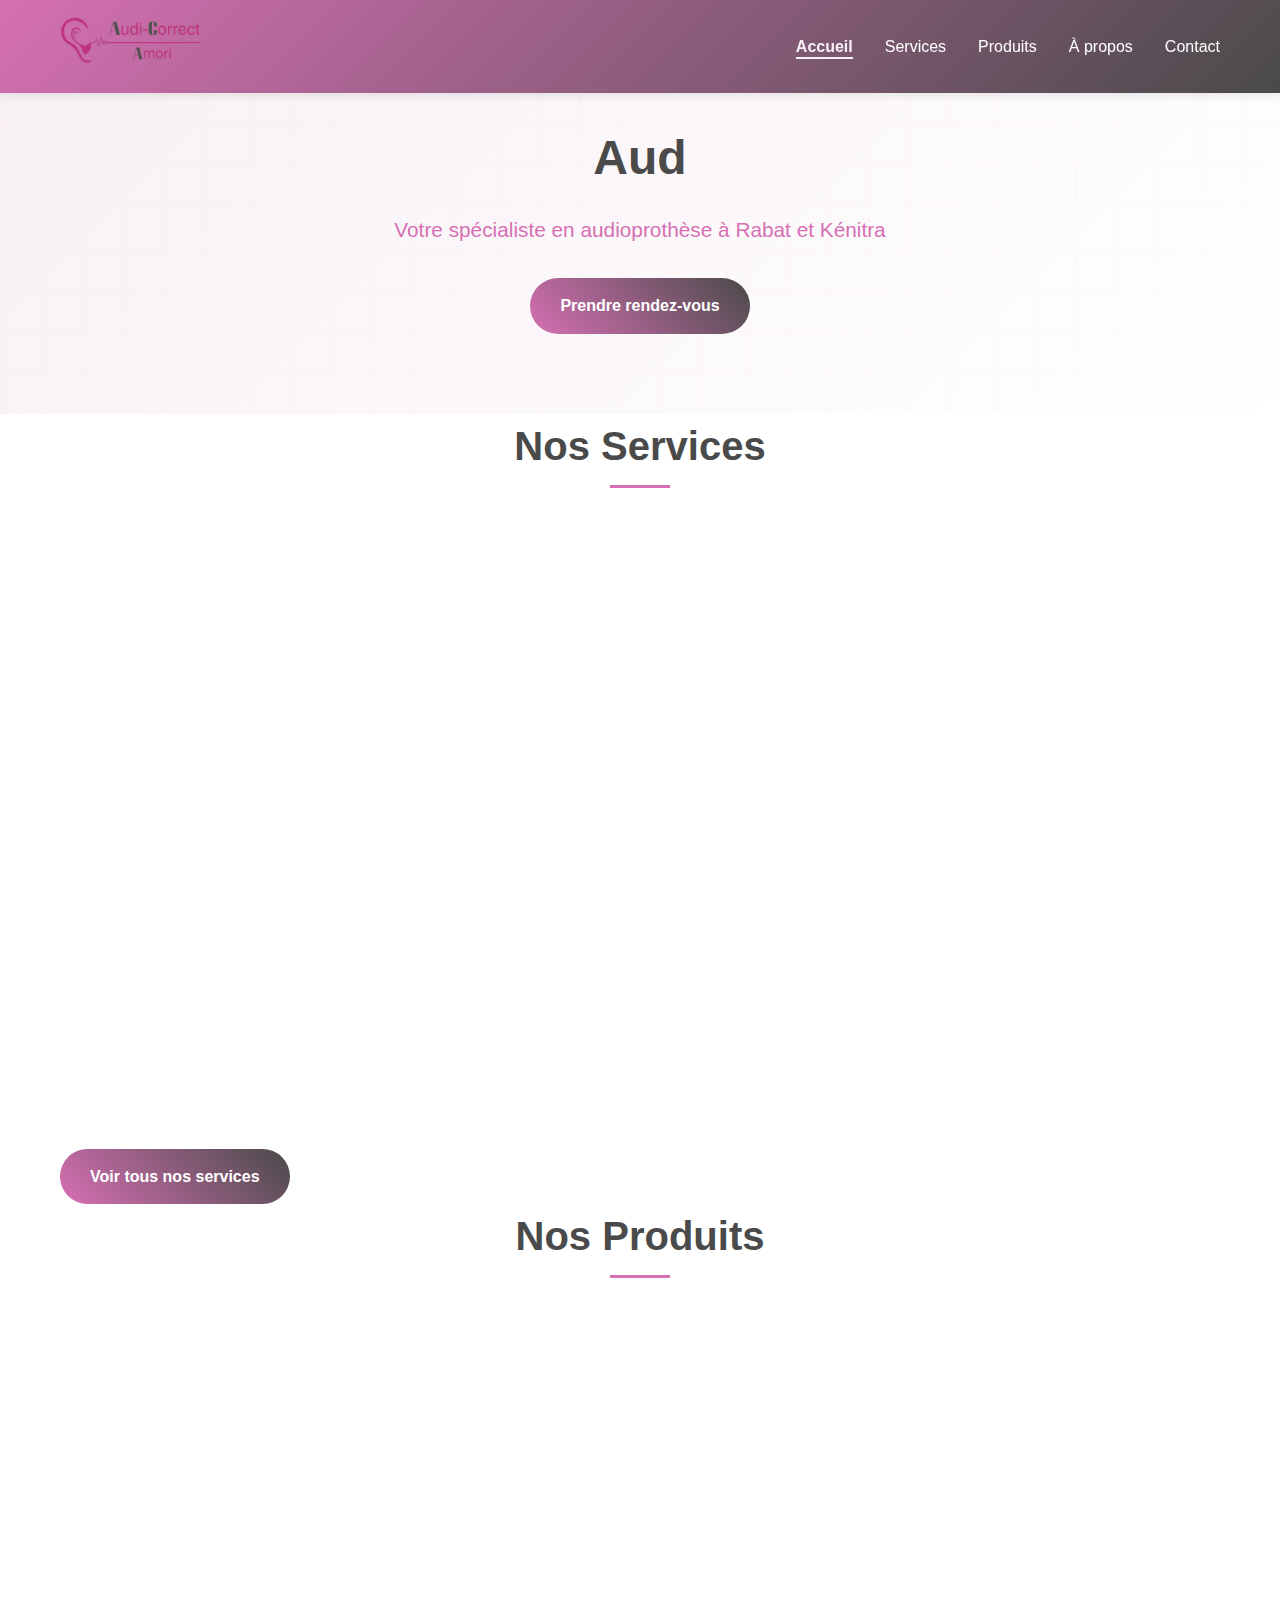
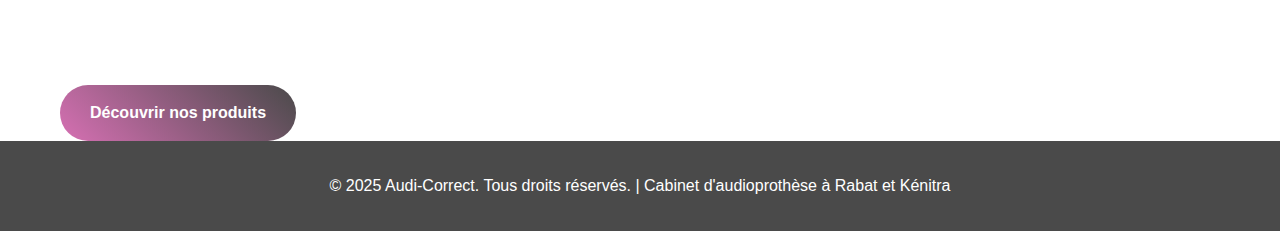
<file: index.html>
<!DOCTYPE html>
<html lang="fr">

<head>
    <meta charset="UTF-8">
    <meta name="viewport" content="width=device-width, initial-scale=1.0">
    <title>Audi-Correct - Cabinet d'Audioprothésiste Professionnel</title>
    <meta name="description"
        content="Audi-Correct - Cabinet d'audioprothèse à Rabat et Kénitra. Appareils auditifs Starkey, protection auditive, consultations personnalisées. Prenez rendez-vous dès maintenant.">
    <meta name="keywords"
        content="audioprothésiste, appareils auditifs, Starkey, protection auditive, Rabat, Kénitra, audition, prothèses auditives">
    <meta name="robots" content="index, follow">
    <link rel="canonical" href="https://www.audi-correct.ma">

    <!-- Open Graph -->
    <meta property="og:title" content="Audi-Correct - Cabinet d'Audioprothésiste">
    <meta property="og:description"
        content="Spécialiste en appareils auditifs Starkey et protection auditive à Rabat et Kénitra">
    <meta property="og:type" content="website">
    <meta property="og:url" content="https://www.audi-correct.ma">

    <link rel="shortcut icon" href="./assets/img/logo.png" type="image/x-icon">
    <link rel="stylesheet" href="./assets/css/style.css">
</head>

<body>
    <!-- Header -->
    <header>
        <nav class="container">
            <a href="index.html" class="logo">
                <img src="./assets/img/logo.png" alt="Audi-Correct Logo">
            </a>
            <ul class="nav-links" id="navLinks">
                <li><a href="index.html" class="active">Accueil</a></li>
                <li><a href="services.html">Services</a></li>
                <li><a href="products.html">Produits</a></li>
                <li><a href="about.html">À propos</a></li>
                <li><a href="contact.html">Contact</a></li>
            </ul>
            <button class="mobile-menu" id="mobileMenu">☰</button>
        </nav>
    </header>

    <!-- Hero Section -->
    <section class="hero" id="home">
        <div class="container">
            <div class="hero-content">
                <h1>Audi-Correct</h1>
                <p class="hero-subtitle">Votre spécialiste en audioprothèse à Rabat et Kénitra</p>
                <a href="contact.html" class="cta-button">Prendre rendez-vous</a>
            </div>
        </div>
    </section>

    <!-- Services Preview -->
    <section class="services-preview">
        <div class="container">
            <h2 class="section-title">Nos Services</h2>
            <div class="services-grid">
                <div class="service-card">
                    <div class="service-icon">🔊</div>
                    <h3>Consultation Audiologique</h3>
                    <p>Bilan auditif complet et personnalisé pour évaluer votre audition et déterminer vos besoins.</p>
                </div>
                <div class="service-card">
                    <div class="service-icon">🎧</div>
                    <h3>Appareils Auditifs</h3>
                    <p>Sélection et adaptation d'appareils auditifs de dernière génération adaptés à votre mode de vie.
                    </p>
                </div>
                <div class="service-card">
                    <div class="service-icon">🔧</div>
                    <h3>Réparation & Entretien</h3>
                    <p>Service de maintenance et réparation pour assurer le bon fonctionnement de vos appareils.</p>
                </div>
                <div class="service-card">
                    <div class="service-icon">🛡️</div>
                    <h3>Protection Auditive</h3>
                    <p>Solutions de protection sur mesure pour préserver votre audition dans tous les environnements.
                    </p>
                </div>
            </div>
            <div class="text-center" style="margin-top: 2rem;">
                <a href="services.html" class="cta-button">Voir tous nos services</a>
            </div>
        </div>
    </section>

    <!-- Products Preview -->
    <section class="products-preview">
        <div class="container">
            <h2 class="section-title">Nos Produits</h2>
            <div class="products-grid">
                <div class="product-card">
                    <div class="product-image">🎵</div>
                    <div class="product-info">
                        <h3>Appareils Starkey</h3>
                        <p>Technologie de pointe pour une qualité sonore exceptionnelle et une discrétion maximale.</p>
                    </div>
                </div>
                <div class="product-card">
                    <div class="product-image">🏊</div>
                    <div class="product-info">
                        <h3>Bouchons Sur Mesure</h3>
                        <p>Protection auditive personnalisée pour la natation, le travail et les loisirs.</p>
                    </div>
                </div>
            </div>
            <div class="text-center" style="margin-top: 2rem;">
                <a href="products.html" class="cta-button">Découvrir nos produits</a>
            </div>
        </div>
    </section>

    <!-- Footer -->
    <footer>
        <div class="container">
            <p>&copy; 2025 Audi-Correct. Tous droits réservés. | Cabinet d'audioprothèse à Rabat et Kénitra</p>
        </div>
    </footer>

    <script src="./assets/js/script.js"></script>
    <script src="./assets/js/visitor-counter.js"></script>
</body>

</html>
</file>
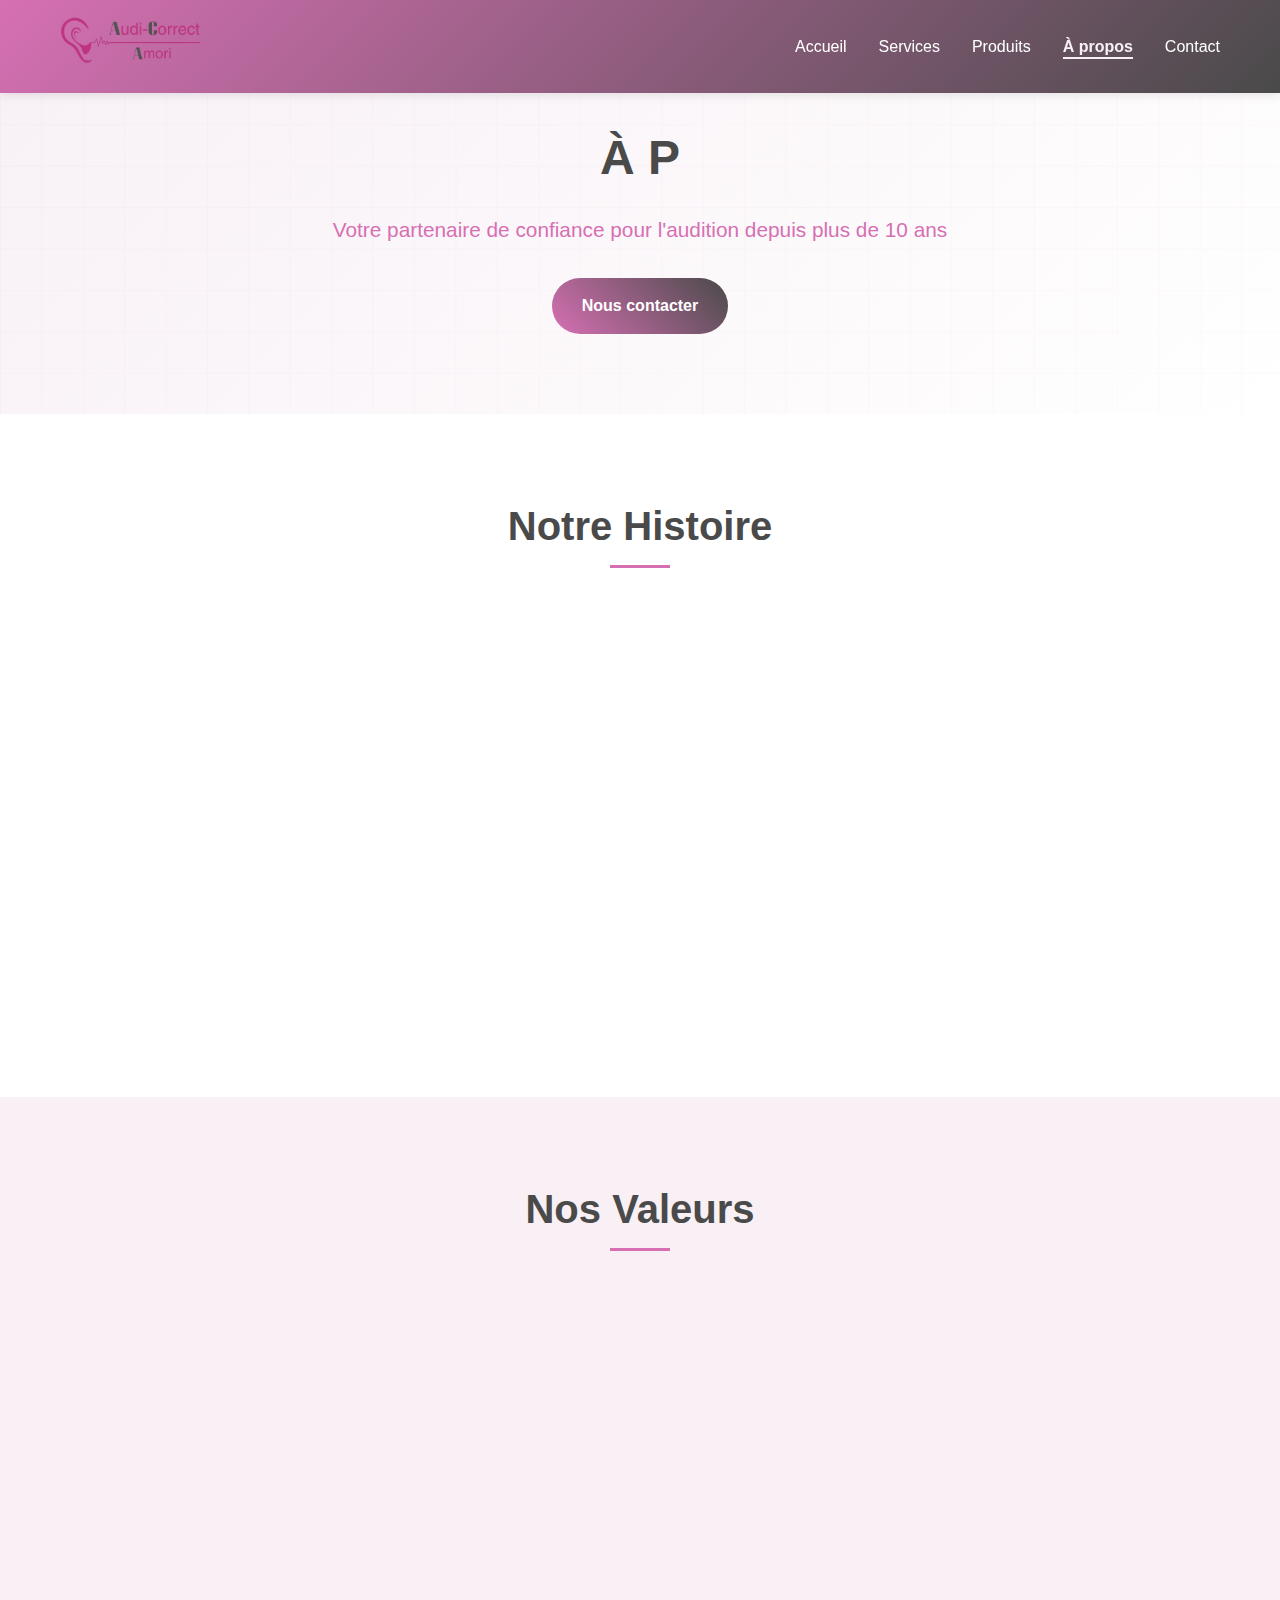
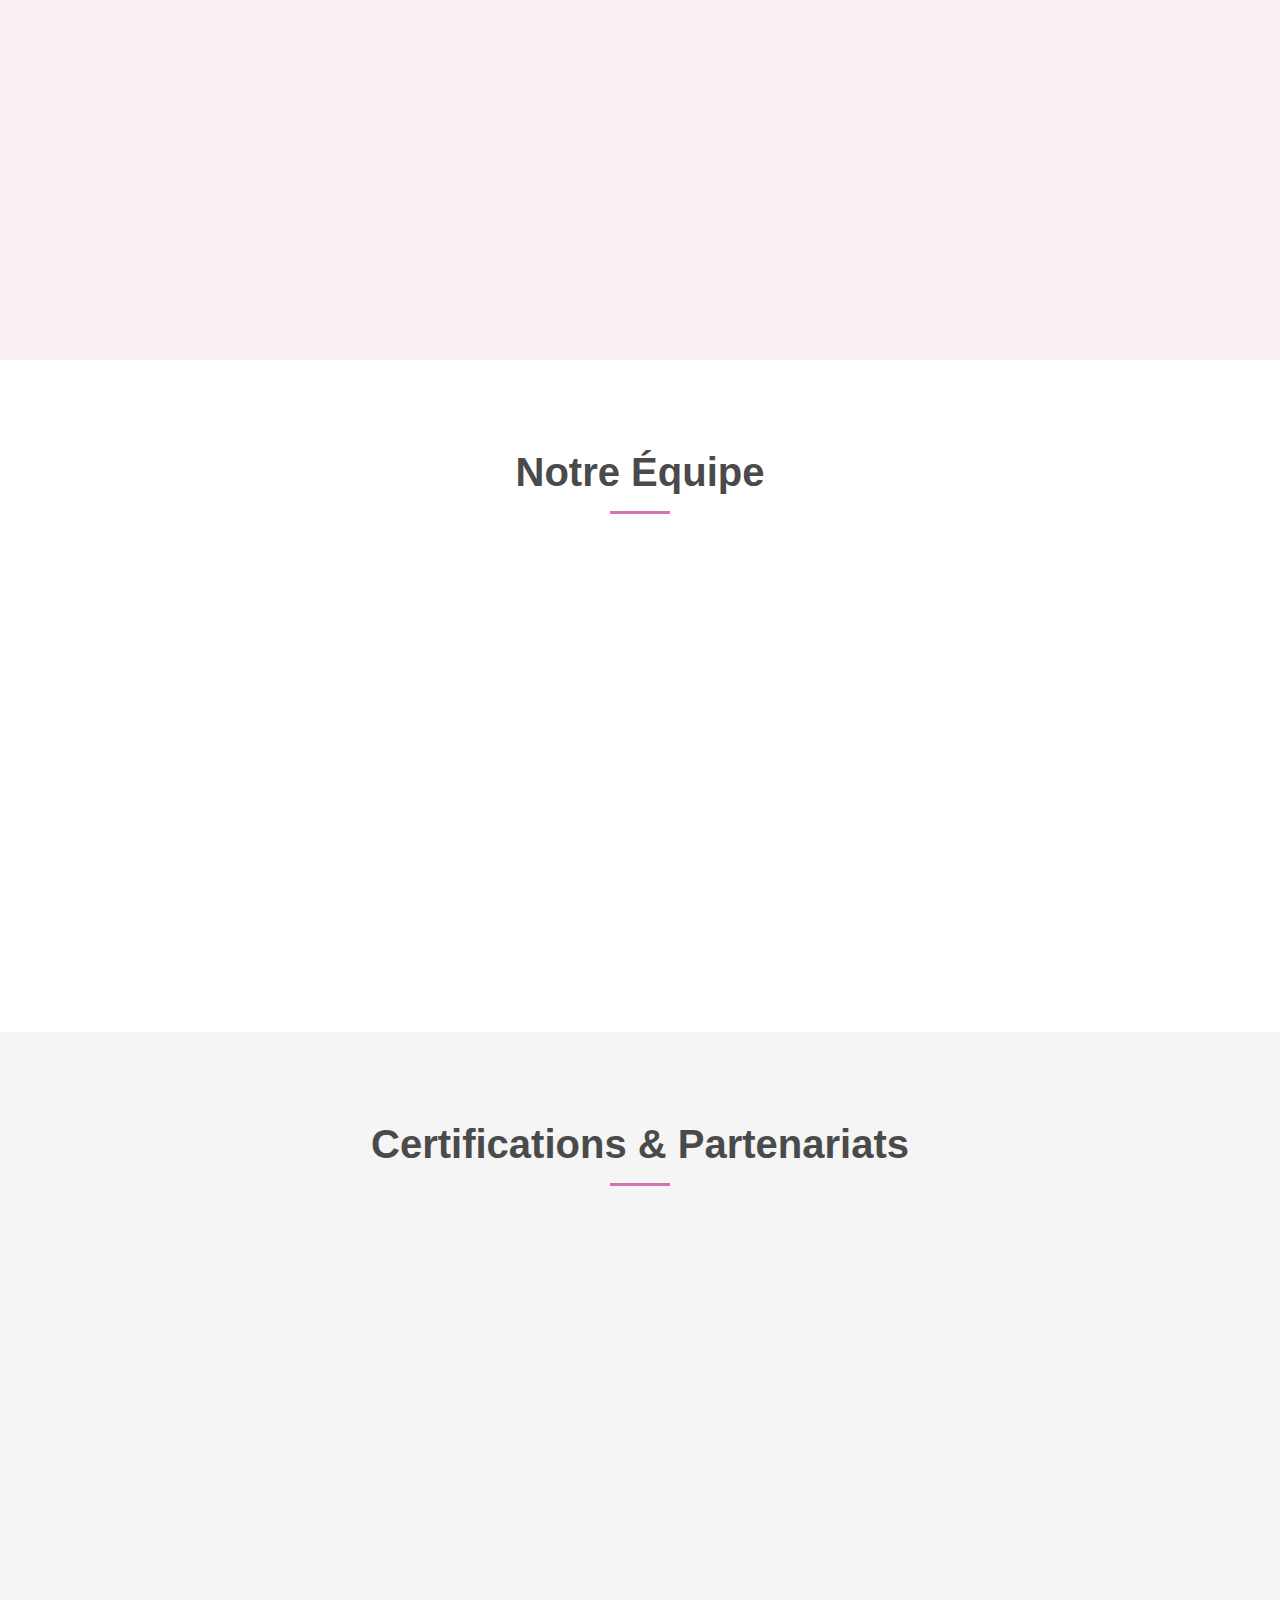
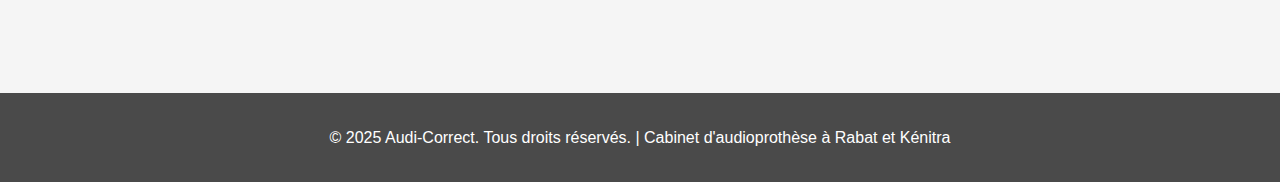
<file: about.html>
<!DOCTYPE html>
<html lang="fr">

<head>
    <meta charset="UTF-8">
    <meta name="viewport" content="width=device-width, initial-scale=1.0">
    <title>À Propos - Audi-Correct</title>
    <meta name="description"
        content="Découvrez Audi-Correct, votre cabinet d'audioprothèse de confiance à Rabat et Kénitra avec plus de 10 ans d'expérience.">
    <meta name="keywords"
        content="audioprothésiste, appareils auditifs, Starkey, protection auditive, Rabat, Kénitra, audition, prothèses auditives, à propos">
    <meta name="robots" content="index, follow">
    <link rel="canonical" href="https://www.audi-correct.ma/about">

    <!-- Open Graph -->
    <meta property="og:title" content="À Propos - Audi-Correct">
    <meta property="og:description"
        content="Plus de 10 ans d'expérience dans le domaine de l'audition à Rabat et Kénitra">
    <meta property="og:type" content="website">
    <meta property="og:url" content="https://www.audi-correct.ma/about">

    <link rel="shortcut icon" href="./assets/img/logo.png" type="image/x-icon">
    <link rel="stylesheet" href="./assets/css/style.css">
</head>

<body>
    <!-- Header -->
    <header>
        <nav class="container">
            <a href="index.html" class="logo">
                <img src="./assets/img/logo.png" alt="Audi-Correct Logo">
            </a>
            <ul class="nav-links" id="navLinks">
                <li><a href="index.html">Accueil</a></li>
                <li><a href="services.html">Services</a></li>
                <li><a href="products.html">Produits</a></li>
                <li><a href="about.html" class="active">À propos</a></li>
                <li><a href="contact.html">Contact</a></li>
            </ul>
            <button class="mobile-menu" id="mobileMenu">☰</button>
        </nav>
    </header>

    <!-- Hero Section -->
    <section class="hero">
        <div class="container">
            <div class="hero-content">
                <h1>À Propos d'Audi-Correct</h1>
                <p class="hero-subtitle">Votre partenaire de confiance pour l'audition depuis plus de 10 ans</p>
                <a href="contact.html" class="cta-button">Nous contacter</a>
            </div>
        </div>
    </section>

    <!-- About Section -->
    <section class="about" id="about">
        <div class="container">
            <h2 class="section-title">Notre Histoire</h2>
            <div class="about-content">
                <div class="about-text">
                    <p>Audi-Correct est votre cabinet d'audioprothèse de confiance à Rabat et Kénitra. Avec plus de 10
                        ans
                        d'expérience dans le domaine de l'audition, nous nous engageons à vous offrir des solutions
                        auditives personnalisées et de haute qualité.</p>
                    <p>Notre équipe de professionnels qualifiés vous accompagne dans toutes les étapes de votre parcours
                        auditif, depuis le diagnostic jusqu'au suivi à long terme. Nous travaillons exclusivement avec
                        des marques reconnues comme Starkey pour vous garantir les meilleures performances.</p>
                    <p>Chez Audi-Correct, nous croyons que chaque personne mérite d'entendre clairement et de profiter
                        pleinement de la vie. C'est pourquoi nous mettons tout en œuvre pour vous offrir un service
                        personnalisé et des solutions adaptées à vos besoins spécifiques.</p>
                </div>
                <div class="about-image">
                    👨‍⚕️
                </div>
            </div>
        </div>
    </section>

    <!-- Values Section -->
    <section class="services" style="background: var(--light-pink);">
        <div class="container">
            <h2 class="section-title">Nos Valeurs</h2>
            <div class="services-grid">
                <div class="service-card">
                    <div class="service-icon">🎯</div>
                    <h3>Excellence</h3>
                    <p>Nous nous engageons à fournir des services de la plus haute qualité avec une attention
                        méticuleuse aux détails.</p>
                </div>
                <div class="service-card">
                    <div class="service-icon">🤝</div>
                    <h3>Confiance</h3>
                    <p>Nous construisons des relations durables avec nos patients basées sur la transparence et
                        l'honnêteté.</p>
                </div>
                <div class="service-card">
                    <div class="service-icon">💡</div>
                    <h3>Innovation</h3>
                    <p>Nous adoptons les dernières technologies pour offrir des solutions auditives à la pointe de
                        l'innovation.</p>
                </div>
                <div class="service-card">
                    <div class="service-icon">❤️</div>
                    <h3>Humanité</h3>
                    <p>Nous plaçons l'humain au centre de notre approche avec empathie et compréhension.</p>
                </div>
            </div>
        </div>
    </section>

    <!-- Team Section -->
    <section class="about" style="background: var(--white);">
        <div class="container">
            <h2 class="section-title">Notre Équipe</h2>
            <div class="about-content">
                <div class="about-image">
                    👥
                </div>
                <div class="about-text">
                    <p>Notre équipe est composée d'audioprothésistes diplômés et certifiés, passionnés par leur métier
                        et dévoués à améliorer la qualité de vie de leurs patients.</p>
                    <p>Chaque membre de notre équipe suit régulièrement des formations pour rester à jour avec les
                        dernières avancées technologiques et les meilleures pratiques du secteur.</p>
                    <p>Nous croyons en une approche collaborative où chaque professionnel apporte son expertise pour
                        vous offrir la meilleure expérience possible.</p>
                </div>
            </div>
        </div>
    </section>

    <!-- Certifications Section -->
    <section class="products" style="background: var(--light-gray);">
        <div class="container">
            <h2 class="section-title">Certifications & Partenariats</h2>
            <div class="products-grid">
                <div class="product-card">
                    <div class="product-image">🏆</div>
                    <div class="product-info">
                        <h3>Certification Starkey</h3>
                        <p>Partenaire officiel certifié Starkey pour la distribution et l'adaptation d'appareils
                            auditifs.</p>
                    </div>
                </div>
                <div class="product-card">
                    <div class="product-image">📜</div>
                    <div class="product-info">
                        <h3>Diplôme d'État</h3>
                        <p>Nos audioprothésistes sont titulaires du diplôme d'État en audioprothèse.</p>
                    </div>
                </div>
                <div class="product-card">
                    <div class="product-image">🔬</div>
                    <div class="product-info">
                        <h3>Formation Continue</h3>
                        <p>Participation régulière aux formations et congrès internationaux d'audioprothèse.</p>
                    </div>
                </div>
                <div class="product-card">
                    <div class="product-image">🌍</div>
                    <div class="product-info">
                        <h3>Réseau International</h3>
                        <p>Membre du réseau international des professionnels de l'audition.</p>
                    </div>
                </div>
            </div>
        </div>
    </section>

    <!-- Footer -->
    <footer>
        <div class="container">
            <p>&copy; 2025 Audi-Correct. Tous droits réservés. | Cabinet d'audioprothèse à Rabat et Kénitra</p>
        </div>
    </footer>

    <script src="./assets/js/script.js"></script>
    <script src="./assets/js/visitor-counter.js"></script>
</body>

</html>
</file>
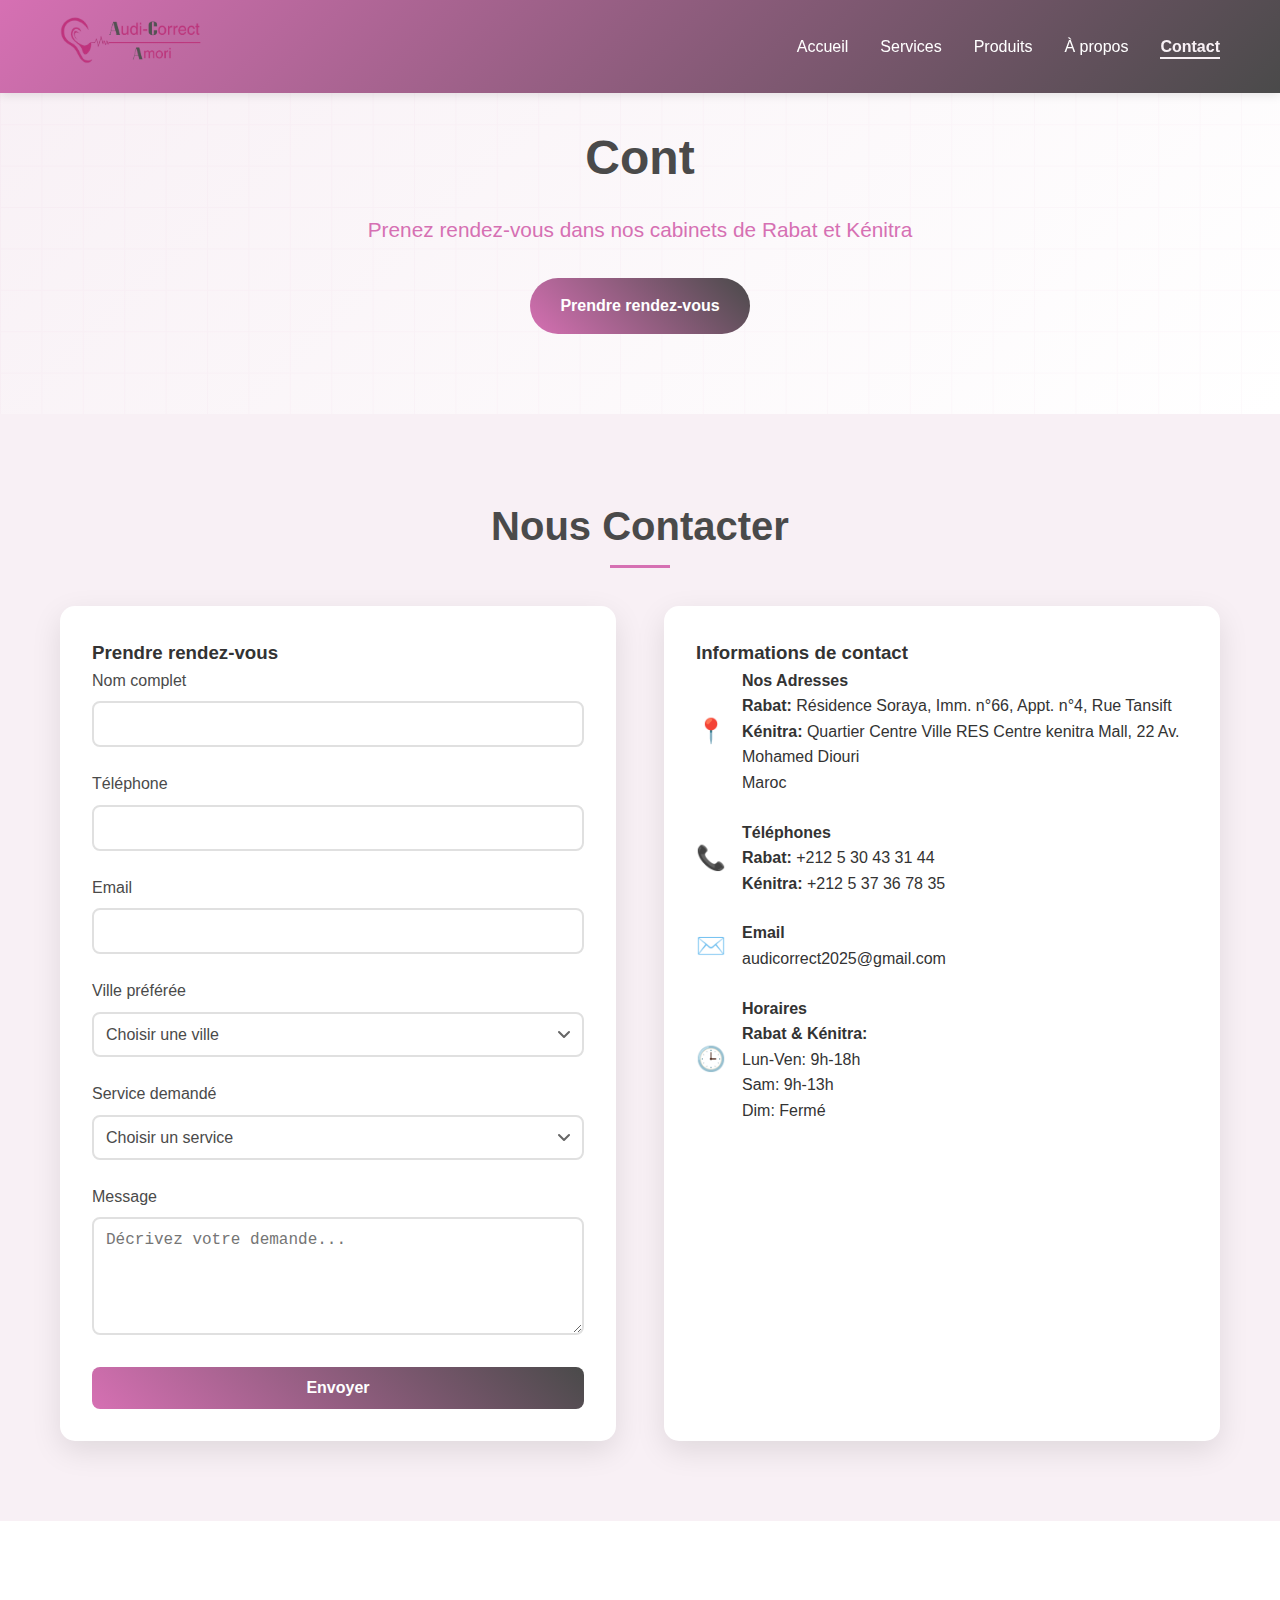
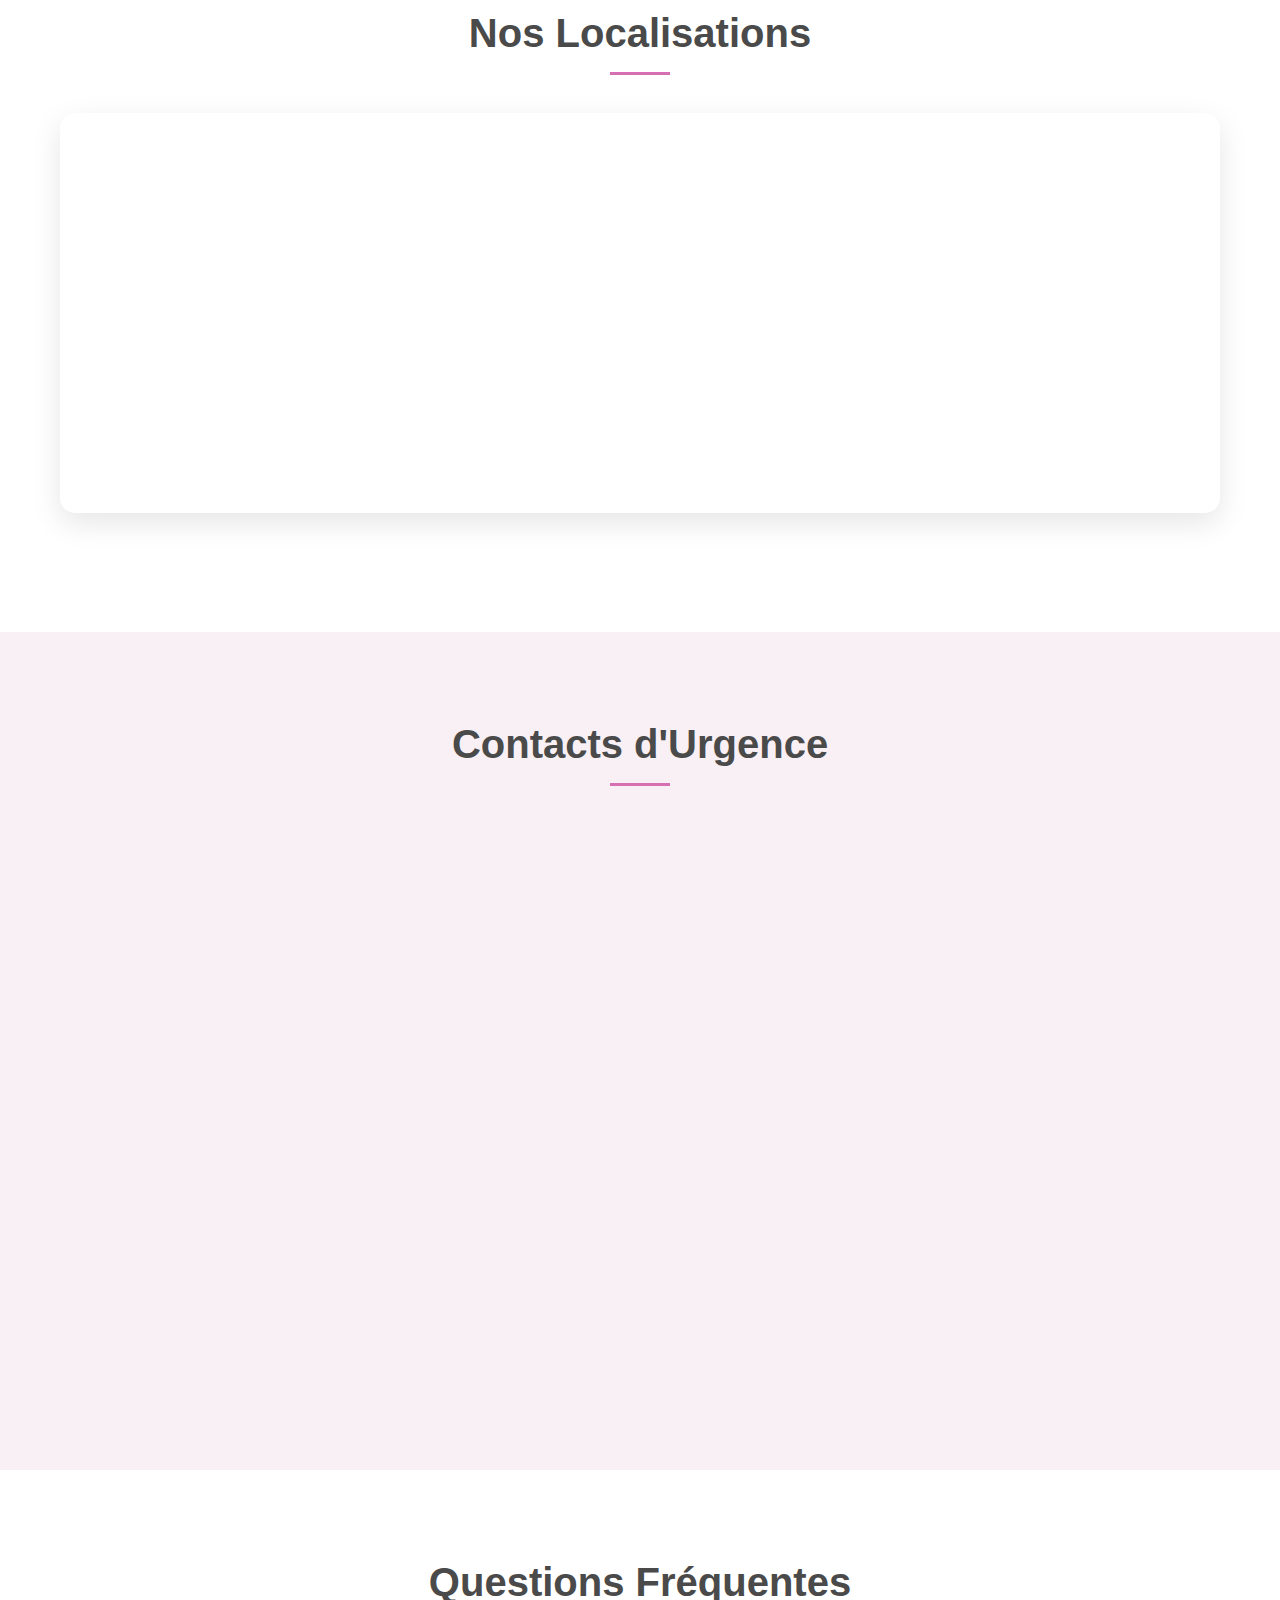
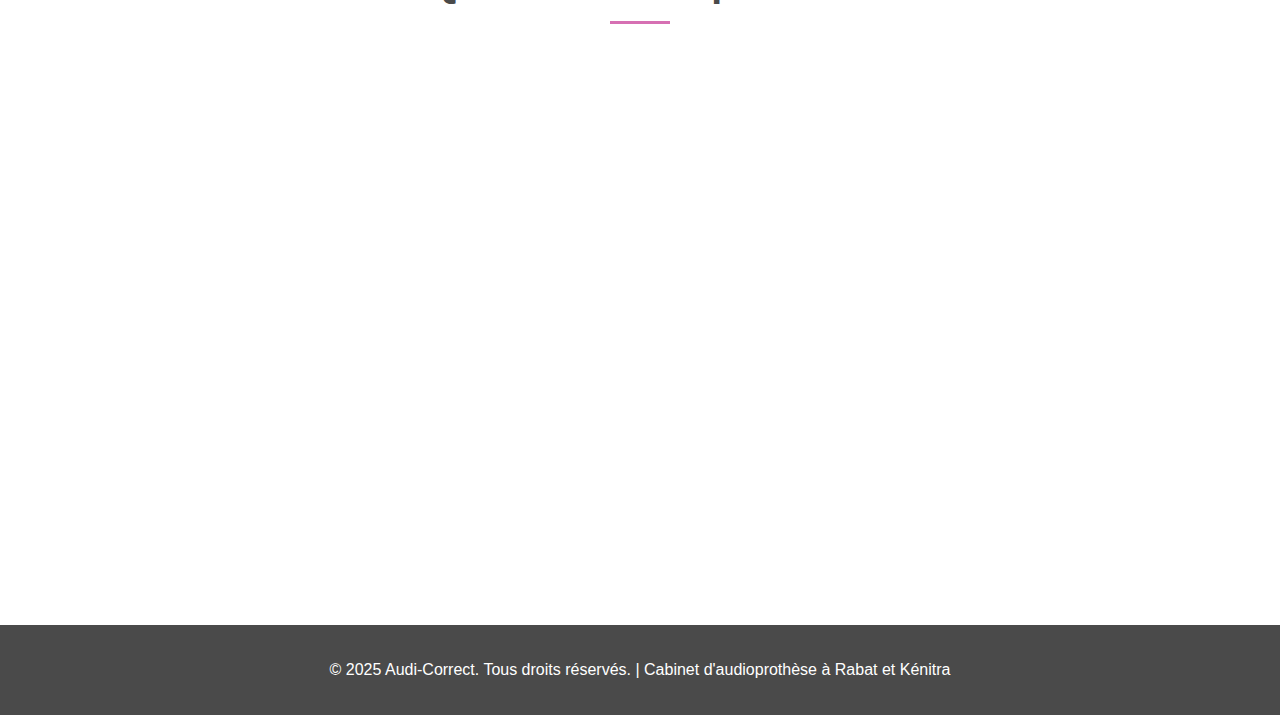
<file: contact.html>
<!DOCTYPE html>
<html lang="fr">

<head>
    <meta charset="UTF-8">
    <meta name="viewport" content="width=device-width, initial-scale=1.0">
    <title>Contact - Audi-Correct</title>
    <meta name="description"
        content="Contactez Audi-Correct pour prendre rendez-vous. Cabinets à Rabat et Kénitra. Téléphone, email et formulaire de contact disponibles.">
    <meta name="keywords"
        content="contact, rendez-vous, audioprothésiste, Rabat, Kénitra, téléphone, email, consultation">
    <meta name="robots" content="index, follow">
    <link rel="canonical" href="https://www.audi-correct.ma/contact">

    <!-- Open Graph -->
    <meta property="og:title" content="Contact - Audi-Correct">
    <meta property="og:description" content="Prenez rendez-vous avec nos spécialistes à Rabat et Kénitra">
    <meta property="og:type" content="website">
    <meta property="og:url" content="https://www.audi-correct.ma/contact">

    <link rel="shortcut icon" href="./assets/img/logo.png" type="image/x-icon">
    <link rel="stylesheet" href="./assets/css/style.css">
</head>

<body>
    <!-- Header -->
    <header>
        <nav class="container">
            <a href="index.html" class="logo">
                <img src="./assets/img/logo.png" alt="Audi-Correct Logo">
            </a>
            <ul class="nav-links" id="navLinks">
                <li><a href="index.html">Accueil</a></li>
                <li><a href="services.html">Services</a></li>
                <li><a href="products.html">Produits</a></li>
                <li><a href="about.html">À propos</a></li>
                <li><a href="contact.html" class="active">Contact</a></li>
            </ul>
            <button class="mobile-menu" id="mobileMenu">☰</button>
        </nav>
    </header>

    <!-- Hero Section -->
    <section class="hero">
        <div class="container">
            <div class="hero-content">
                <h1>Contactez-nous</h1>
                <p class="hero-subtitle">Prenez rendez-vous dans nos cabinets de Rabat et Kénitra</p>
                <a href="#contact" class="cta-button">Prendre rendez-vous</a>
            </div>
        </div>
    </section>

    <!-- Contact Section -->
    <section class="contact" id="contact">
        <div class="container">
            <h2 class="section-title">Nous Contacter</h2>
            <div class="contact-content">
                <div class="contact-form">
                    <h3>Prendre rendez-vous</h3>
                    <form id="contactForm">
                        <div class="form-group">
                            <label for="name">Nom complet</label>
                            <input type="text" id="name" name="name" required>
                        </div>
                        <div class="form-group">
                            <label for="phone">Téléphone</label>
                            <input type="tel" id="phone" name="phone" required>
                        </div>
                        <div class="form-group">
                            <label for="email">Email</label>
                            <input type="email" id="email" name="email" required>
                        </div>
                        <div class="form-group">
                            <label for="city">Ville préférée</label>
                            <select id="city" name="city" required>
                                <option value="">Choisir une ville</option>
                                <option value="rabat">Rabat</option>
                                <option value="kenitra">Kénitra</option>
                            </select>
                        </div>
                        <div class="form-group">
                            <label for="service">Service demandé</label>
                            <select id="service" name="service" required>
                                <option value="">Choisir un service</option>
                                <option value="consultation">Consultation audiologique</option>
                                <option value="appareils">Appareils auditifs</option>
                                <option value="reparation">Réparation & Entretien</option>
                                <option value="protection">Protection auditive</option>
                            </select>
                        </div>
                        <div class="form-group">
                            <label for="message">Message</label>
                            <textarea id="message" name="message" rows="5"
                                placeholder="Décrivez votre demande..."></textarea>
                        </div>
                        <button type="submit" class="submit-btn">Envoyer</button>
                    </form>
                </div>
                <div class="contact-info">
                    <h3>Informations de contact</h3>
                    <div class="contact-item">
                        <span class="contact-icon">📍</span>
                        <div>
                            <strong>Nos Adresses</strong><br>
                            <strong>Rabat:</strong> Résidence Soraya, Imm. n°66, Appt. n°4, Rue Tansift<br>
                            <strong>Kénitra:</strong> Quartier Centre Ville RES Centre kenitra Mall, 22 Av. Mohamed Diouri<br>
                            Maroc
                        </div>
                    </div>
                    <div class="contact-item">
                        <span class="contact-icon">📞</span>
                        <div>
                            <strong>Téléphones</strong><br>
                            <strong>Rabat:</strong> +212 5 30 43 31 44<br>
                            <strong>Kénitra:</strong> +212 5 37 36 78 35
                        </div>
                    </div>
                    <div class="contact-item">
                        <span class="contact-icon">✉️</span>
                        <div>
                            <strong>Email</strong><br>
                            audicorrect2025@gmail.com
                        </div>
                    </div>
                    <div class="contact-item">
                        <span class="contact-icon">🕒</span>
                        <div>
                            <strong>Horaires</strong><br>
                            <strong>Rabat & Kénitra:</strong><br>
                            Lun-Ven: 9h-18h<br>
                            Sam: 9h-13h<br>
                            Dim: Fermé
                        </div>
                    </div>
                </div>
            </div>
        </div>
    </section>

    <!-- Map Section -->
    <section class="about" style="background: var(--white);">
        <div class="container">
            <h2 class="section-title">Nos Localisations</h2>
            <div class="map-container" style="text-align: center;">
                <iframe
                    src="https://www.google.com/maps/d/embed?mid=1UK3ZdKRVy8_idSBIa9ygrCjUSlMUb84&amp;ehbc=2E312F&amp;noprof=1"
                    width="100%" height="400"
                    style="border: none; border-radius: 15px; box-shadow: 0 10px 30px rgba(0,0,0,0.1);"></iframe>
            </div>
        </div>
    </section>

    <!-- Emergency Contact Section -->
    <section class="services" style="background: var(--light-pink);">
        <div class="container">
            <h2 class="section-title">Contacts d'Urgence</h2>
            <div class="services-grid">
                <div class="service-card">
                    <div class="service-icon">🚨</div>
                    <h3>Urgence Rabat</h3>
                    <p>Pour les urgences audiologiques à Rabat, contactez-nous immédiatement au +212 5 30 43 31 44</p>
                </div>
                <div class="service-card">
                    <div class="service-icon">🚨</div>
                    <h3>Urgence Kénitra</h3>
                    <p>Pour les urgences audiologiques à Kénitra, contactez-nous immédiatement au +212 5 37 36 78 35</p>
                </div>
                <div class="service-card">
                    <div class="service-icon">💬</div>
                    <h3>Chat en Ligne</h3>
                    <p>Service de chat disponible du lundi au vendredi de 9h à 18h pour répondre à vos questions.</p>
                </div>
                <div class="service-card">
                    <div class="service-icon">📧</div>
                    <h3>Support Email</h3>
                    <p>Envoyez vos questions à support@audi-correct.ma. Réponse garantie sous 24h.</p>
                </div>
            </div>
        </div>
    </section>

    <!-- FAQ Section -->
    <section class="about" style="background: var(--white);">
        <div class="container">
            <h2 class="section-title">Questions Fréquentes</h2>
            <div class="about-content">
                <div class="about-text">
                    <h3>Comment prendre rendez-vous ?</h3>
                    <p>Vous pouvez prendre rendez-vous en remplissant le formulaire ci-dessus, en nous appelant
                        directement ou en nous envoyant un email.</p>

                    <h3>Quels sont les délais pour un rendez-vous ?</h3>
                    <p>Nous nous efforçons de vous proposer un rendez-vous dans les 48h suivant votre demande. Pour les
                        urgences, nous proposons des créneaux le jour même.</p>

                    <h3>Dois-je apporter quelque chose lors de ma première visite ?</h3>
                    <p>Apportez votre carte d'identité, votre carte de mutuelle si vous en avez une, et tout document
                        médical relatif à votre audition.</p>
                </div>
                <div class="about-image">
                    ❓
                </div>
            </div>
        </div>
    </section>

    <!-- Footer -->
    <footer>
        <div class="container">
            <p>&copy; 2025 Audi-Correct. Tous droits réservés. | Cabinet d'audioprothèse à Rabat et Kénitra</p>
        </div>
    </footer>

    <script src="./assets/js/script.js"></script>
    <script src="./assets/js/visitor-counter.js"></script>
</body>

</html>
</file>
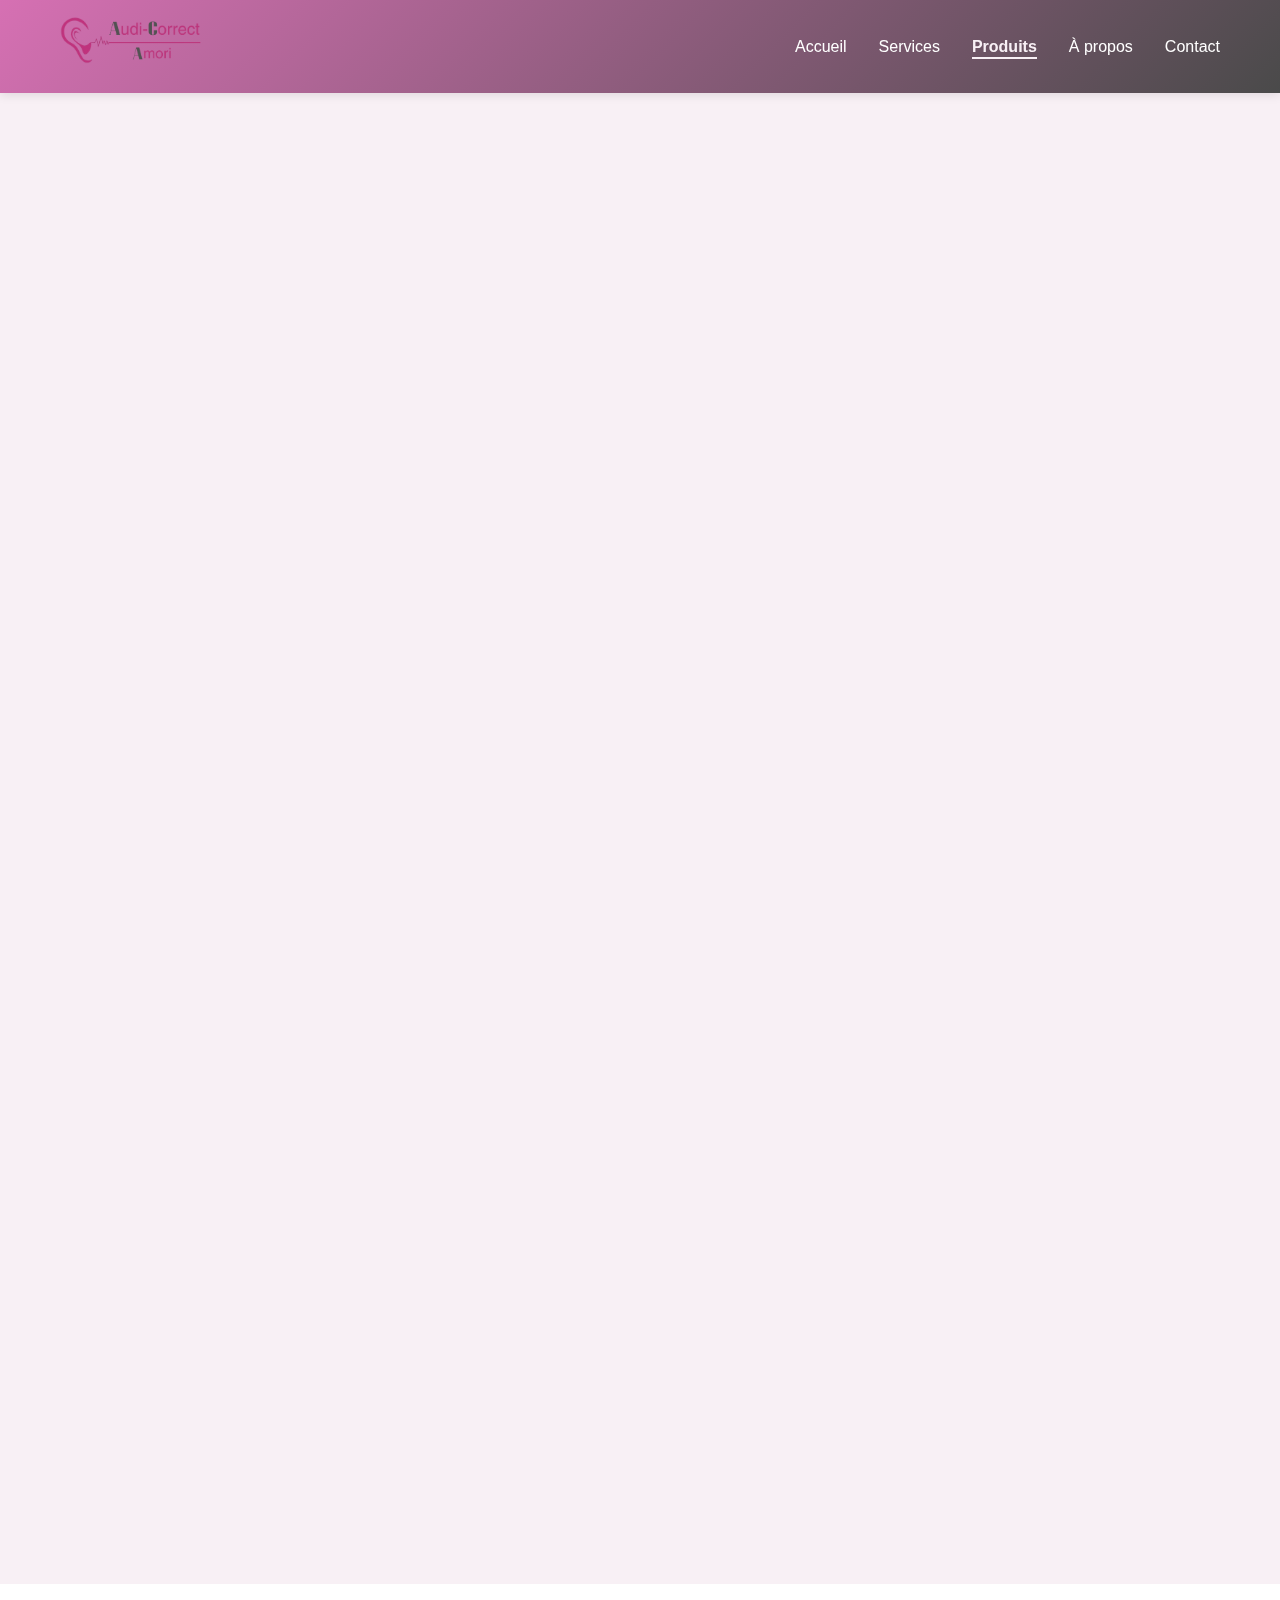
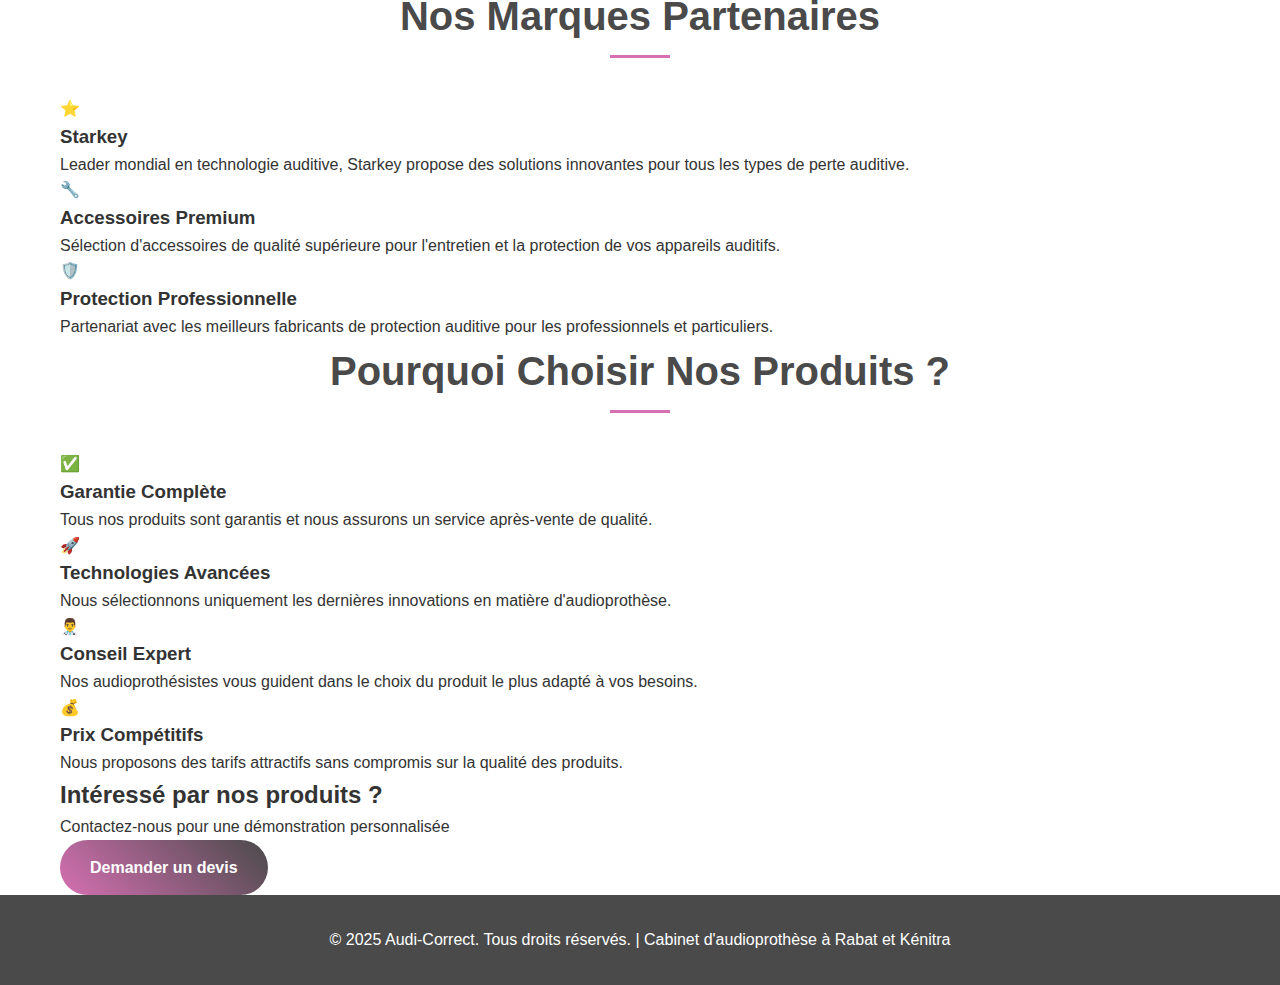
<file: products.html>
<!DOCTYPE html>
<html lang="fr">

<head>
    <meta charset="UTF-8">
    <meta name="viewport" content="width=device-width, initial-scale=1.0">
    <title>Nos Produits - Audi-Correct</title>
    <meta name="description"
        content="Découvrez notre gamme d'appareils auditifs Starkey, bouchons sur mesure et accessoires pour l'audition.">
    <meta name="keywords"
        content="appareils auditifs Starkey, bouchons sur mesure, accessoires audition, protection auditive">
    <meta name="robots" content="index, follow">
    <link rel="canonical" href="https://www.audi-correct.ma/products">

    <link rel="shortcut icon" href="./assets/img/logo.png" type="image/x-icon">
    <link rel="stylesheet" href="./assets/css/style.css">
</head>

<body>
    <!-- Header -->
    <header>
        <nav class="container">
            <a href="index.html" class="logo">
                <img src="./assets/img/logo.png" alt="Audi-Correct Logo">
            </a>
            <ul class="nav-links" id="navLinks">
                <li><a href="index.html">Accueil</a></li>
                <li><a href="services.html">Services</a></li>
                <li><a href="products.html" class="active">Produits</a></li>
                <li><a href="about.html">À propos</a></li>
                <li><a href="contact.html">Contact</a></li>
            </ul>
            <button class="mobile-menu" id="mobileMenu">☰</button>
        </nav>
    </header>

    <!-- Page Header -->
    <section class="page-header">
        <div class="container">
            <h1>Nos Produits</h1>
            <p>Des solutions auditives innovantes pour tous les besoins</p>
        </div>
    </section>

    <!-- Products Section -->
    <section class="products" id="products">
        <div class="container">
            <div class="products-grid">
                <div class="product-card">
                    <div class="product-image">🎵</div>
                    <div class="product-info">
                        <h3>Appareils Starkey</h3>
                        <p>Technologie de pointe pour une qualité sonore exceptionnelle et une discrétion maximale. Nos
                            appareils Starkey offrent une expérience auditive naturelle.</p>
                        <div class="product-features">
                            <h4>Caractéristiques principales :</h4>
                            <ul>
                                <li>Technologie rechargeable</li>
                                <li>Connectivité Bluetooth</li>
                                <li>Réduction de bruit avancée</li>
                                <li>Application mobile</li>
                                <li>Résistance à l'eau</li>
                            </ul>
                        </div>
                    </div>
                </div>
                <div class="product-card">
                    <div class="product-image">💧</div>
                    <div class="product-info">
                        <h3>Protection Anti-Eau</h3>
                        <p>Accessoires étanches pour protéger vos appareils auditifs de l'humidité et de l'eau lors de
                            vos activités quotidiennes.</p>
                        <div class="product-features">
                            <h4>Caractéristiques principales :</h4>
                            <ul>
                                <li>Étanchéité complète</li>
                                <li>Matériaux durables</li>
                                <li>Facilité d'utilisation</li>
                                <li>Compatible tous modèles</li>
                                <li>Garantie 2 ans</li>
                            </ul>
                        </div>
                    </div>
                </div>
                <div class="product-card">
                    <div class="product-image">🔋</div>
                    <div class="product-info">
                        <h3>Batteries & Accessoires</h3>
                        <p>Piles longue durée et accessoires pour maintenir vos appareils en parfait état de
                            fonctionnement.</p>
                        <div class="product-features">
                            <h4>Caractéristiques principales :</h4>
                            <ul>
                                <li>Batteries haute performance</li>
                                <li>Durée de vie prolongée</li>
                                <li>Étuis de rangement</li>
                                <li>Kits de nettoyage</li>
                                <li>Télécommandes</li>
                            </ul>
                        </div>
                    </div>
                </div>
                <div class="product-card">
                    <div class="product-image">🏊</div>
                    <div class="product-info">
                        <h3>Bouchons Sur Mesure</h3>
                        <p>Protection auditive personnalisée pour la natation, le travail et les loisirs, moulée
                            parfaitement à votre oreille.</p>
                        <div class="product-features">
                            <h4>Caractéristiques principales :</h4>
                            <ul>
                                <li>Moulage personnalisé</li>
                                <li>Matériaux hypoallergéniques</li>
                                <li>Confort optimal</li>
                                <li>Différents niveaux de protection</li>
                                <li>Couleurs au choix</li>
                            </ul>
                        </div>
                    </div>
                </div>
                <div class="product-card">
                    <div class="product-image">🎸</div>
                    <div class="product-info">
                        <h3>Filtres Musiciens</h3>
                        <p>Protection auditive spécialisée pour les musiciens, préservant la qualité sonore tout en
                            protégeant l'audition.</p>
                        <div class="product-features">
                            <h4>Caractéristiques principales :</h4>
                            <ul>
                                <li>Réduction uniforme du bruit</li>
                                <li>Préservation de la qualité sonore</li>
                                <li>Différents niveaux d'atténuation</li>
                                <li>Confort prolongé</li>
                                <li>Étui de transport inclus</li>
                            </ul>
                        </div>
                    </div>
                </div>
                <div class="product-card">
                    <div class="product-image">🏭</div>
                    <div class="product-info">
                        <h3>Protection Professionnelle</h3>
                        <p>Solutions de protection auditive pour les environnements de travail bruyants, conformes aux
                            normes de sécurité.</p>
                        <div class="product-features">
                            <h4>Caractéristiques principales :</h4>
                            <ul>
                                <li>Conformité aux normes CE</li>
                                <li>Atténuation jusqu'à 35 dB</li>
                                <li>Résistance aux produits chimiques</li>
                                <li>Confort toute la journée</li>
                                <li>Certification professionnelle</li>
                            </ul>
                        </div>
                    </div>
                </div>
            </div>
        </div>
    </section>

    <!-- Brands Section -->
    <section class="brands-section">
        <div class="container">
            <h2 class="section-title">Nos Marques Partenaires</h2>
            <div class="brands-grid">
                <div class="brand-card">
                    <div class="brand-logo">⭐</div>
                    <h3>Starkey</h3>
                    <p>Leader mondial en technologie auditive, Starkey propose des solutions innovantes pour tous les
                        types de perte auditive.</p>
                </div>
                <div class="brand-card">
                    <div class="brand-logo">🔧</div>
                    <h3>Accessoires Premium</h3>
                    <p>Sélection d'accessoires de qualité supérieure pour l'entretien et la protection de vos appareils
                        auditifs.</p>
                </div>
                <div class="brand-card">
                    <div class="brand-logo">🛡️</div>
                    <h3>Protection Professionnelle</h3>
                    <p>Partenariat avec les meilleurs fabricants de protection auditive pour les professionnels et
                        particuliers.</p>
                </div>
            </div>
        </div>
    </section>

    <!-- Features Section -->
    <section class="features-section">
        <div class="container">
            <h2 class="section-title">Pourquoi Choisir Nos Produits ?</h2>
            <div class="features-grid">
                <div class="feature-item">
                    <div class="feature-icon">✅</div>
                    <h3>Garantie Complète</h3>
                    <p>Tous nos produits sont garantis et nous assurons un service après-vente de qualité.</p>
                </div>
                <div class="feature-item">
                    <div class="feature-icon">🚀</div>
                    <h3>Technologies Avancées</h3>
                    <p>Nous sélectionnons uniquement les dernières innovations en matière d'audioprothèse.</p>
                </div>
                <div class="feature-item">
                    <div class="feature-icon">👨‍⚕️</div>
                    <h3>Conseil Expert</h3>
                    <p>Nos audioprothésistes vous guident dans le choix du produit le plus adapté à vos besoins.</p>
                </div>
                <div class="feature-item">
                    <div class="feature-icon">💰</div>
                    <h3>Prix Compétitifs</h3>
                    <p>Nous proposons des tarifs attractifs sans compromis sur la qualité des produits.</p>
                </div>
            </div>
        </div>
    </section>

    <!-- CTA Section -->
    <section class="cta-section">
        <div class="container">
            <h2>Intéressé par nos produits ?</h2>
            <p>Contactez-nous pour une démonstration personnalisée</p>
            <a href="contact.html" class="cta-button">Demander un devis</a>
        </div>
    </section>

    <!-- Footer -->
    <footer>
        <div class="container">
            <p>&copy; 2025 Audi-Correct. Tous droits réservés. | Cabinet d'audioprothèse à Rabat et Kénitra</p>
        </div>
    </footer>

    <script src="./assets/js/script.js"></script>
    <script src="./assets/js/visitor-counter.js"></script>
</body>

</html>
</file>
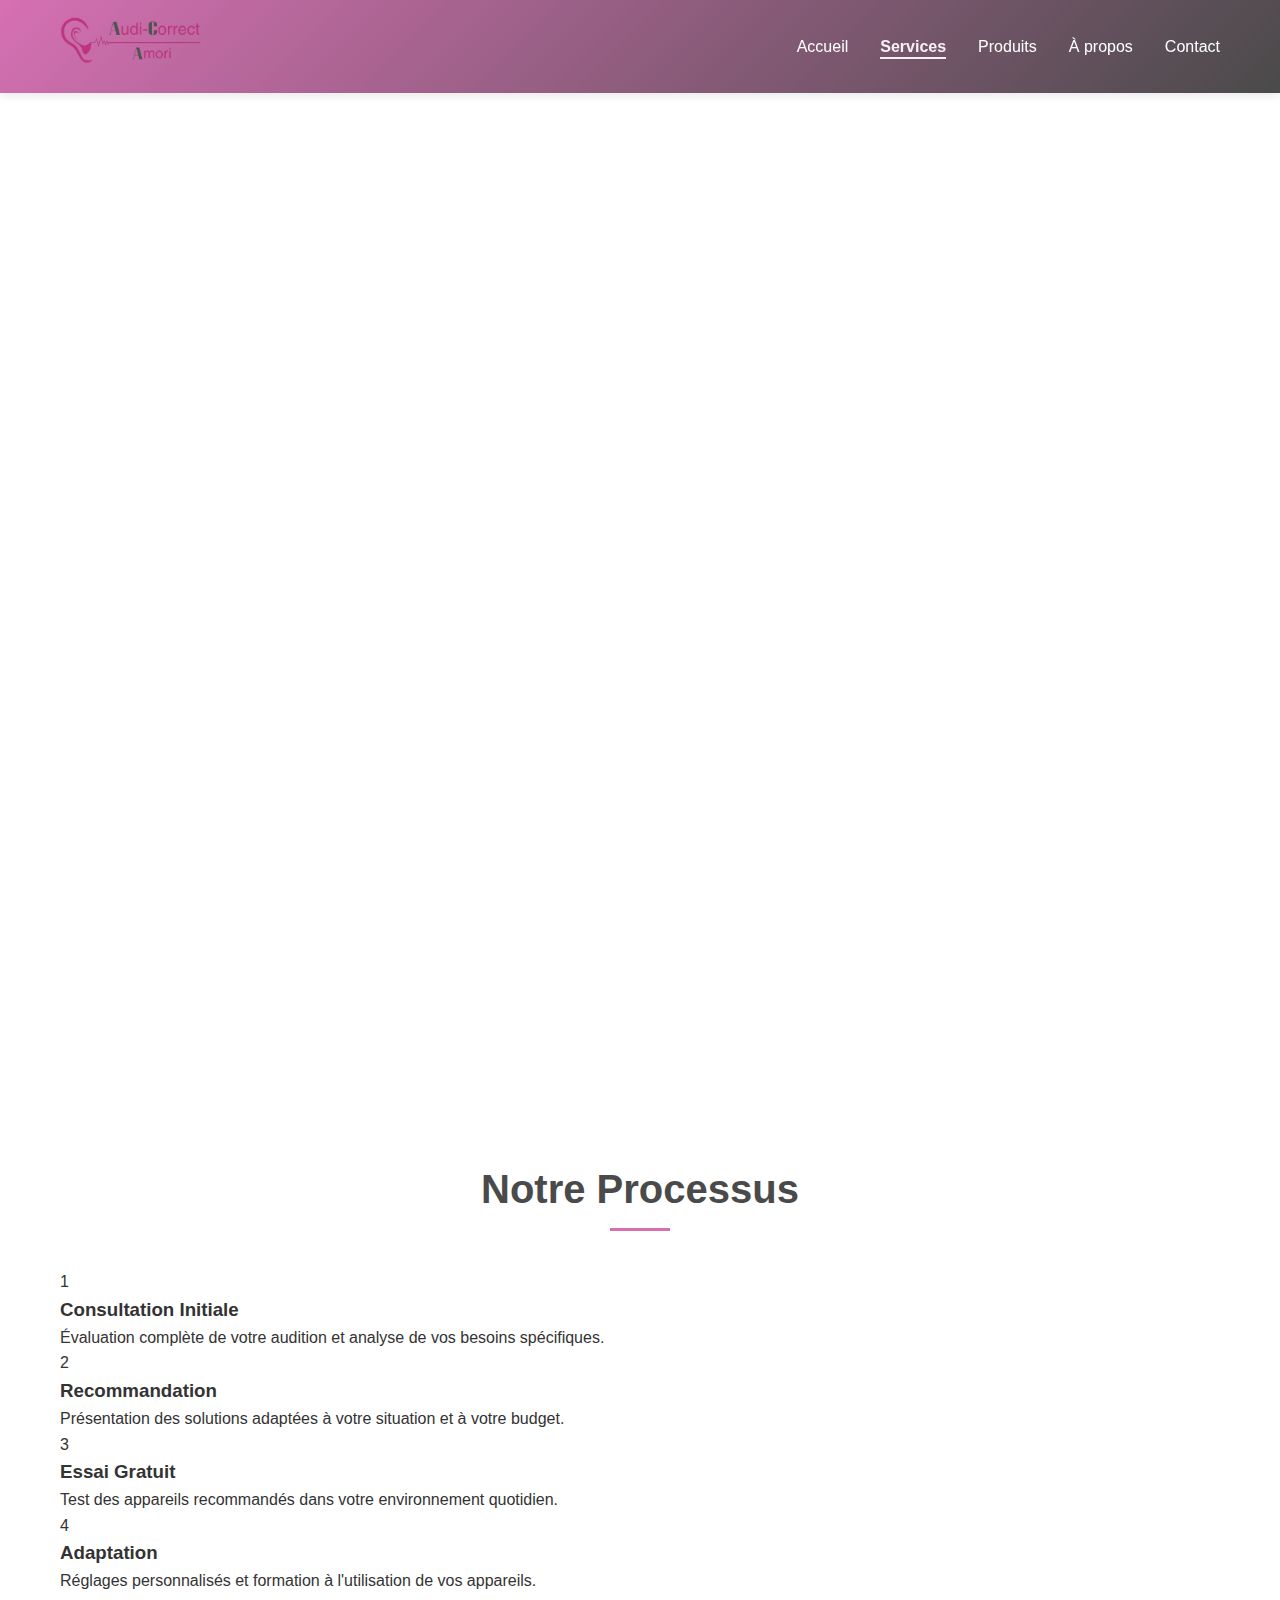
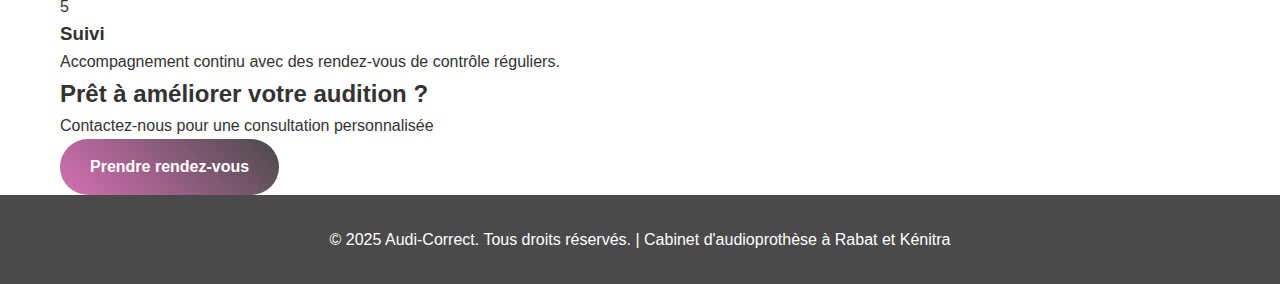
<file: services.html>
<!DOCTYPE html>
<html lang="fr">

<head>
    <meta charset="UTF-8">
    <meta name="viewport" content="width=device-width, initial-scale=1.0">
    <title>Nos Services - Audi-Correct</title>
    <meta name="description"
        content="Découvrez nos services d'audioprothèse : consultation audiologique, appareils auditifs, réparation et protection auditive.">
    <meta name="keywords"
        content="consultation audiologique, appareils auditifs, réparation, protection auditive, audioprothèse">
    <meta name="robots" content="index, follow">
    <link rel="canonical" href="https://www.audi-correct.ma/services">

    <link rel="shortcut icon" href="./assets/img/logo.png" type="image/x-icon">
    <link rel="stylesheet" href="./assets/css/style.css">
</head>

<body>
    <!-- Header -->
    <header>
        <nav class="container">
            <a href="index.html" class="logo">
                <img src="./assets/img/logo.png" alt="Audi-Correct Logo">
            </a>
            <ul class="nav-links" id="navLinks">
                <li><a href="index.html">Accueil</a></li>
                <li><a href="services.html" class="active">Services</a></li>
                <li><a href="products.html">Produits</a></li>
                <li><a href="about.html">À propos</a></li>
                <li><a href="contact.html">Contact</a></li>
            </ul>
            <button class="mobile-menu" id="mobileMenu">☰</button>
        </nav>
    </header>

    <!-- Page Header -->
    <section class="page-header">
        <div class="container">
            <h1>Nos Services</h1>
            <p>Des solutions auditives complètes et personnalisées</p>
        </div>
    </section>

    <!-- Services Section -->
    <section class="services" id="services">
        <div class="container">
            <div class="services-grid">
                <div class="service-card">
                    <div class="service-icon">🔊</div>
                    <h3>Consultation Audiologique</h3>
                    <p>Bilan auditif complet et personnalisé pour évaluer votre audition et déterminer vos besoins
                        spécifiques. Notre équipe d'experts utilise les dernières technologies pour un diagnostic
                        précis.</p>
                    <ul class="service-features">
                        <li>Audiométrie tonale et vocale</li>
                        <li>Tympanométrie</li>
                        <li>Évaluation de l'audition centrale</li>
                        <li>Conseil personnalisé</li>
                    </ul>
                </div>
                <div class="service-card">
                    <div class="service-icon">🎧</div>
                    <h3>Appareils Auditifs</h3>
                    <p>Sélection et adaptation d'appareils auditifs de dernière génération adaptés à votre mode de vie,
                        votre budget et vos préférences esthétiques.</p>
                    <ul class="service-features">
                        <li>Prises d'empreintes auditives</li>
                        <li>Réglages personnalisés</li>
                        <li>Essais gratuits</li>
                        <li>Suivi et ajustements</li>
                    </ul>
                </div>
                <div class="service-card">
                    <div class="service-icon">🔧</div>
                    <h3>Réparation & Entretien</h3>
                    <p>Service de maintenance et réparation pour assurer le bon fonctionnement de vos appareils auditifs
                        et prolonger leur durée de vie.</p>
                    <ul class="service-features">
                        <li>Nettoyage professionnel</li>
                        <li>Réparations courantes</li>
                        <li>Changement de piles</li>
                        <li>Vérification technique</li>
                    </ul>
                </div>
                <div class="service-card">
                    <div class="service-icon">🛡️</div>
                    <h3>Protection Auditive</h3>
                    <p>Solutions de protection sur mesure pour préserver votre audition dans tous les environnements :
                        travail, loisirs, natation, musique.</p>
                    <ul class="service-features">
                        <li>Bouchons sur mesure</li>
                        <li>Protection anti-bruit</li>
                        <li>Filtres musiciens</li>
                        <li>Protection aquatique</li>
                    </ul>
                </div>
                <div class="service-card">
                    <div class="service-icon">👂</div>
                    <h3>Suivi Auditif</h3>
                    <p>Accompagnement personnalisé avec des rendez-vous de suivi réguliers pour optimiser votre
                        expérience auditive et ajuster vos appareils si nécessaire.</p>
                    <ul class="service-features">
                        <li>Contrôles réguliers</li>
                        <li>Ajustements personnalisés</li>
                        <li>Formation à l'utilisation</li>
                        <li>Conseils d'adaptation</li>
                    </ul>
                </div>
                <div class="service-card">
                    <div class="service-icon">🏠</div>
                    <h3>Visite à Domicile</h3>
                    <p>Pour votre confort, nous proposons des consultations à domicile pour les personnes à mobilité
                        réduite ou les personnes âgées.</p>
                    <ul class="service-features">
                        <li>Consultation à domicile</li>
                        <li>Livraison d'appareils</li>
                        <li>Réglages sur place</li>
                        <li>Service d'urgence</li>
                    </ul>
                </div>
            </div>
        </div>
    </section>

    <!-- Process Section -->
    <section class="process-section">
        <div class="container">
            <h2 class="section-title">Notre Processus</h2>
            <div class="process-steps">
                <div class="process-step">
                    <div class="step-number">1</div>
                    <h3>Consultation Initiale</h3>
                    <p>Évaluation complète de votre audition et analyse de vos besoins spécifiques.</p>
                </div>
                <div class="process-step">
                    <div class="step-number">2</div>
                    <h3>Recommandation</h3>
                    <p>Présentation des solutions adaptées à votre situation et à votre budget.</p>
                </div>
                <div class="process-step">
                    <div class="step-number">3</div>
                    <h3>Essai Gratuit</h3>
                    <p>Test des appareils recommandés dans votre environnement quotidien.</p>
                </div>
                <div class="process-step">
                    <div class="step-number">4</div>
                    <h3>Adaptation</h3>
                    <p>Réglages personnalisés et formation à l'utilisation de vos appareils.</p>
                </div>
                <div class="process-step">
                    <div class="step-number">5</div>
                    <h3>Suivi</h3>
                    <p>Accompagnement continu avec des rendez-vous de contrôle réguliers.</p>
                </div>
            </div>
        </div>
    </section>

    <!-- CTA Section -->
    <section class="cta-section">
        <div class="container">
            <h2>Prêt à améliorer votre audition ?</h2>
            <p>Contactez-nous pour une consultation personnalisée</p>
            <a href="contact.html" class="cta-button">Prendre rendez-vous</a>
        </div>
    </section>

    <!-- Footer -->
    <footer>
        <div class="container">
            <p>&copy; 2025 Audi-Correct. Tous droits réservés. | Cabinet d'audioprothèse à Rabat et Kénitra</p>
        </div>
    </footer>

    <script src="./assets/js/script.js"></script>
    <script src="./assets/js/visitor-counter.js"></script>
</body>

</html>
</file>
<file: assets/css/style.css>
* {
    margin: 0;
    padding: 0;
    box-sizing: border-box;
}

:root {
    --primary-pink: #d670b3;
    --primary-gray: #4a4a4a;
    --light-pink: #f8f0f5;
    --white: #ffffff;
    --dark-gray: #333333;
    --light-gray: #f5f5f5;
}

body {
    font-family: 'Segoe UI', Tahoma, Geneva, Verdana, sans-serif;
    line-height: 1.6;
    color: var(--dark-gray);
    overflow-x: hidden;
}

.container {
    max-width: 1200px;
    margin: 0 auto;
    padding: 0 20px;
}

/* Header */
header {
    background: linear-gradient(135deg, var(--primary-pink) 0%, var(--primary-gray) 100%);
    color: white;
    padding: 1rem 0;
    position: fixed;
    width: 100%;
    top: 0;
    z-index: 1000;
    box-shadow: 0 2px 10px rgba(0,0,0,0.1);
}

nav {
    display: flex;
    justify-content: space-between;
    align-items: center;
}

.logo {
    font-size: 1.8rem;
    font-weight: bold;
    color: white;
    text-decoration: none;
}

.logo img{
    height: 3rem;
}

.nav-links {
    display: flex;
    list-style: none;
    gap: 2rem;
}

.nav-links a {
    color: white;
    text-decoration: none;
    transition: color 0.3s;
    font-weight: 500;
}

.nav-links a:hover {
    color: var(--light-pink);
}

.mobile-menu {
    display: none;
    background: none;
    border: none;
    color: white;
    font-size: 1.5rem;
    cursor: pointer;
}

/* Hero Section */
.hero {
    background: linear-gradient(135deg, var(--light-pink) 0%, var(--white) 100%);
    padding: 120px 0 80px;
    text-align: center;
    position: relative;
    overflow: hidden;
}

.hero::before {
    content: '';
    position: absolute;
    top: 0;
    left: 0;
    right: 0;
    bottom: 0;
    background: url('data:image/svg+xml,<svg xmlns="http://www.w3.org/2000/svg" viewBox="0 0 100 100"><defs><pattern id="grid" width="10" height="10" patternUnits="userSpaceOnUse"><path d="M 10 0 L 0 0 0 10" fill="none" stroke="%23c85a9e" stroke-width="0.5" opacity="0.1"/></pattern></defs><rect width="100" height="100" fill="url(%23grid)"/></svg>');
    opacity: 0.3;
}

.hero-content {
    position: relative;
    z-index: 1;
}

.hero h1 {
    font-size: 3rem;
    margin-bottom: 1rem;
    color: var(--primary-gray);
    animation: fadeInUp 1s ease-out;
}

.hero-subtitle {
    font-size: 1.3rem;
    color: var(--primary-pink);
    margin-bottom: 2rem;
    animation: fadeInUp 1s ease-out 0.3s both;
}

.cta-button {
    background: linear-gradient(45deg, var(--primary-pink), var(--primary-gray));
    color: white;
    padding: 15px 30px;
    text-decoration: none;
    border-radius: 50px;
    font-weight: bold;
    transition: transform 0.3s, box-shadow 0.3s;
    display: inline-block;
    animation: fadeInUp 1s ease-out 0.6s both;
}

.cta-button:hover {
    transform: translateY(-3px);
    box-shadow: 0 10px 25px rgba(200, 90, 158, 0.3);
}

/* Services Section */
.services {
    padding: 80px 0;
    background: var(--white);
}

.section-title {
    text-align: center;
    font-size: 2.5rem;
    color: var(--primary-gray);
    margin-bottom: 3rem;
    position: relative;
}

.section-title::after {
    content: '';
    position: absolute;
    bottom: -10px;
    left: 50%;
    transform: translateX(-50%);
    width: 60px;
    height: 3px;
    background: var(--primary-pink);
}

.services-grid {
    display: grid;
    grid-template-columns: repeat(auto-fit, minmax(300px, 1fr));
    gap: 2rem;
    margin-top: 3rem;
}

.service-card {
    background: var(--light-gray);
    padding: 2rem;
    border-radius: 15px;
    text-align: center;
    transition: all 0.4s ease;
    position: relative;
    overflow: hidden;
    opacity: 0;
    transform: translateY(30px);
}

.service-card.animate {
    animation: fadeInUp 0.8s ease-out forwards;
}

.service-card::before {
    content: '';
    position: absolute;
    top: 0;
    left: 0;
    right: 0;
    height: 4px;
    background: linear-gradient(45deg, var(--primary-pink), var(--primary-gray));
    transform: scaleX(0);
    transition: transform 0.3s ease;
}

.service-card:hover::before {
    transform: scaleX(1);
}

.service-card:hover {
    transform: translateY(-10px);
    box-shadow: 0 20px 40px rgba(0,0,0,0.15);
}

.service-icon {
    font-size: 3rem;
    color: var(--primary-pink);
    margin-bottom: 1rem;
    transition: all 0.3s ease;
}

.service-card:hover .service-icon {
    animation: pulse 0.6s ease-in-out;
    transform: scale(1.1);
}

.service-card h3 {
    color: var(--primary-gray);
    margin-bottom: 1rem;
}

/* Products Section */
.products {
    padding: 80px 0;
    background: var(--light-pink);
}

.products-grid {
    display: grid;
    grid-template-columns: repeat(auto-fit, minmax(250px, 1fr));
    gap: 2rem;
    margin-top: 3rem;
}

.product-card {
    background: white;
    border-radius: 15px;
    overflow: hidden;
    transition: all 0.4s ease;
    box-shadow: 0 5px 20px rgba(0,0,0,0.1);
    opacity: 0;
    transform: scale(0.9);
}

.product-card.animate {
    animation: fadeInScale 0.8s ease-out forwards;
}

.product-card:hover {
    transform: scale(1.05) translateY(-5px);
    box-shadow: 0 15px 35px rgba(0,0,0,0.2);
}

.product-image {
    height: 200px;
    background: linear-gradient(135deg, var(--primary-pink), var(--primary-gray));
    display: flex;
    align-items: center;
    justify-content: center;
    color: white;
    font-size: 3rem;
    transition: all 0.3s ease;
    position: relative;
    overflow: hidden;
}

.product-image::before {
    content: '';
    position: absolute;
    top: 0;
    left: -100%;
    width: 100%;
    height: 100%;
    background: linear-gradient(90deg, transparent, rgba(255,255,255,0.3), transparent);
    transition: left 0.5s ease;
}

.product-card:hover .product-image::before {
    left: 100%;
}

.product-card:hover .product-image {
    animation: float 2s ease-in-out infinite;
}

.product-info {
    padding: 1.5rem;
}

.product-info h3 {
    color: var(--primary-gray);
    margin-bottom: 0.5rem;
}

/* About Section */
.about {
    padding: 80px 0;
    background: var(--white);
}

.about-content {
    display: grid;
    grid-template-columns: 1fr 1fr;
    gap: 3rem;
    align-items: center;
}

.about-text {
    font-size: 1.1rem;
    line-height: 1.8;
    opacity: 0;
    transform: translateX(-30px);
}

.about-text.animate {
    animation: slideInLeft 0.8s ease-out forwards;
}

.about-image {
    height: 400px;
    background: linear-gradient(135deg, var(--primary-pink), var(--primary-gray));
    border-radius: 15px;
    display: flex;
    align-items: center;
    justify-content: center;
    color: white;
    font-size: 4rem;
    opacity: 0;
    transform: translateX(30px);
    transition: all 0.3s ease;
}

.about-image.animate {
    animation: slideInRight 0.8s ease-out forwards;
}

.about-image:hover {
    transform: scale(1.05) rotate(5deg);
    box-shadow: 0 15px 40px rgba(200, 90, 158, 0.3);
}

/* Contact Section */
.contact {
    padding: 80px 0;
    background: var(--light-pink);
}

.contact-content {
    display: grid;
    grid-template-columns: 1fr 1fr;
    gap: 3rem;
}

.contact-form {
    background: white;
    padding: 2rem;
    border-radius: 15px;
    box-shadow: 0 10px 30px rgba(0,0,0,0.1);
}

.form-group {
    margin-bottom: 1.5rem;
}

.form-group label {
    display: block;
    margin-bottom: 0.5rem;
    color: var(--primary-gray);
    font-weight: 500;
}

.form-group input,
.form-group textarea {
    width: 100%;
    padding: 12px;
    border: 2px solid #e0e0e0;
    border-radius: 8px;
    font-size: 1rem;
    transition: border-color 0.3s;
}

.form-group input:focus,
.form-group textarea:focus {
    outline: none;
    border-color: var(--primary-pink);
}

.submit-btn {
    background: linear-gradient(45deg, var(--primary-pink), var(--primary-gray));
    color: white;
    padding: 12px 30px;
    border: none;
    border-radius: 8px;
    font-size: 1rem;
    font-weight: bold;
    cursor: pointer;
    transition: transform 0.3s;
    width: 100%;
}

.submit-btn:hover {
    transform: translateY(-2px);
}

.contact-info {
    background: white;
    padding: 2rem;
    border-radius: 15px;
    box-shadow: 0 10px 30px rgba(0,0,0,0.1);
}

.contact-item {
    display: flex;
    align-items: center;
    margin-bottom: 1.5rem;
}

.contact-icon {
    font-size: 1.5rem;
    color: var(--primary-pink);
    margin-right: 1rem;
    width: 30px;
}

/* Footer */
footer {
    background: var(--primary-gray);
    color: white;
    text-align: center;
    padding: 2rem 0;
}

/* Animations */
@keyframes fadeInUp {
    from {
        opacity: 0;
        transform: translateY(30px);
    }
    to {
        opacity: 1;
        transform: translateY(0);
    }
}

@keyframes slideInLeft {
    from {
        opacity: 0;
        transform: translateX(-50px);
    }
    to {
        opacity: 1;
        transform: translateX(0);
    }
}

@keyframes slideInRight {
    from {
        opacity: 0;
        transform: translateX(50px);
    }
    to {
        opacity: 1;
        transform: translateX(0);
    }
}

@keyframes bounceIn {
    0% {
        opacity: 0;
        transform: scale(0.3);
    }
    50% {
        opacity: 1;
        transform: scale(1.05);
    }
    70% {
        transform: scale(0.9);
    }
    100% {
        opacity: 1;
        transform: scale(1);
    }
}

@keyframes pulse {
    0% {
        transform: scale(1);
    }
    50% {
        transform: scale(1.05);
    }
    100% {
        transform: scale(1);
    }
}

@keyframes float {
    0%, 100% {
        transform: translateY(0px);
    }
    50% {
        transform: translateY(-10px);
    }
}

@keyframes rotate {
    from {
        transform: rotate(0deg);
    }
    to {
        transform: rotate(360deg);
    }
}

@keyframes fadeInScale {
    from {
        opacity: 0;
        transform: scale(0.8);
    }
    to {
        opacity: 1;
        transform: scale(1);
    }
}

/* Responsive */
@media (max-width: 768px) {
    .nav-links {
        display: none;
        position: absolute;
        top: 100%;
        left: 0;
        width: 100%;
        background: var(--primary-gray);
        flex-direction: column;
        padding: 1rem;
        text-align: center;
    }

    .nav-links.active {
        display: flex;
    }

    .mobile-menu {
        display: block;
    }

    .hero h1 {
        font-size: 2rem;
    }

    .hero-subtitle {
        font-size: 1.1rem;
    }

    .about-content {
        grid-template-columns: 1fr;
    }

    .contact-content {
        grid-template-columns: 1fr;
    }

    .section-title {
        font-size: 2rem;
    }
}

@media (max-width: 480px) {
    .container {
        padding: 0 15px;
    }

    .hero {
        padding: 100px 0 60px;
    }

    .services, .products, .about, .contact {
        padding: 60px 0;
    }
}


/* Ajout des styles pour les pages séparées */

/* Style pour les liens actifs dans la navigation */
.nav-links a.active {
    color: var(--light-pink);
    font-weight: bold;
    border-bottom: 2px solid var(--light-pink);
    padding-bottom: 2px;
}

/* Style pour les selects dans les formulaires */
.form-group select {
    width: 100%;
    padding: 12px;
    border: 2px solid #e0e0e0;
    border-radius: 8px;
    font-size: 1rem;
    background: white;
    color: var(--primary-gray);
    transition: border-color 0.3s;
    appearance: none;
    background-image: url('data:image/svg+xml;utf8,<svg xmlns="http://www.w3.org/2000/svg" width="12" height="12" viewBox="0 0 12 12"><path fill="%23666" d="M10.293 3.293L6 7.586 1.707 3.293A1 1 0 00.293 4.707l5 5a1 1 0 001.414 0l5-5a1 1 0 10-1.414-1.414z"/></svg>');
    background-repeat: no-repeat;
    background-position: right 12px center;
    padding-right: 40px;
}

.form-group select:focus {
    outline: none;
    border-color: var(--primary-pink);
}

/* Animation pour les sections étendues */
.services-grid.extended {
    animation: fadeInUp 0.8s ease-out;
}

.products-grid.extended {
    animation: fadeInScale 0.8s ease-out;
}

/* Style pour les titres h3 dans les sections about */
.about-text h3 {
    color: var(--primary-pink);
    margin-top: 2rem;
    margin-bottom: 1rem;
    font-size: 1.3rem;
}

.about-text h3:first-child {
    margin-top: 0;
}

/* Style pour la carte agrandie */
.map-container {
    margin: 2rem 0;
    text-align: center;
}

.map-container iframe {
    border: none;
    border-radius: 15px;
    box-shadow: 0 10px 30px rgba(0,0,0,0.1);
    max-width: 100%;
}

/* Amélioration des animations pour les nouvelles sections */
@keyframes slideInFromLeft {
    from {
        opacity: 0;
        transform: translateX(-50px);
    }
    to {
        opacity: 1;
        transform: translateX(0);
    }
}

@keyframes slideInFromRight {
    from {
        opacity: 0;
        transform: translateX(50px);
    }
    to {
        opacity: 1;
        transform: translateX(0);
    }
}

/* Responsive pour les nouvelles sections */
@media (max-width: 768px) {
    .map-container iframe {
        height: 300px;
    }
    
    .about-text h3 {
        font-size: 1.1rem;
    }
    
    .contact-content {
        gap: 2rem;
    }
}

@media (max-width: 480px) {
    .map-container iframe {
        height: 250px;
    }
    
    .form-group select {
        padding-right: 35px;
        background-position: right 10px center;
    }
}
</file>
